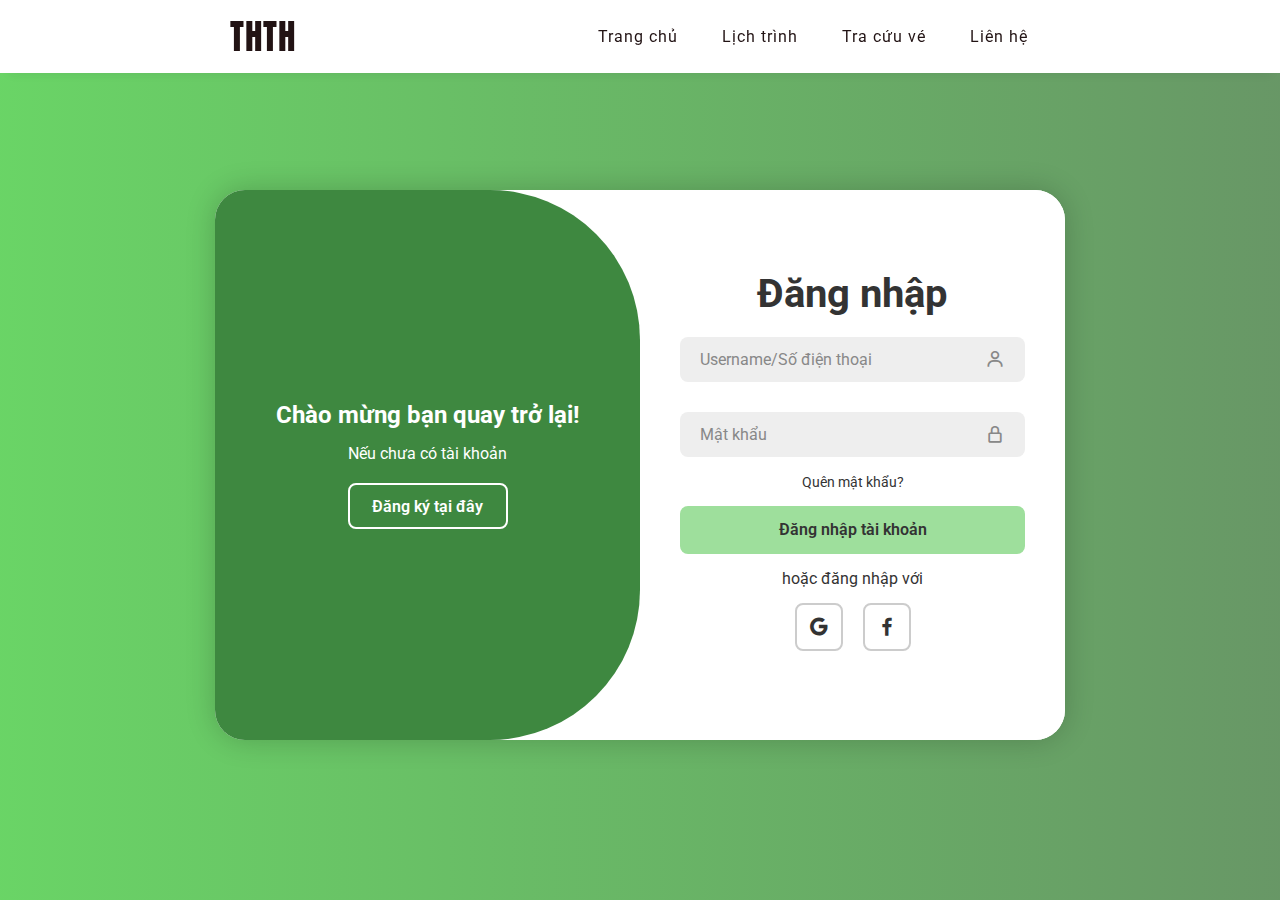
<file: login.html>
<!DOCTYPE html>
<html lang="en">
<head>
    <meta charset="UTF-8">
    <meta name="viewport" content="width=device-width, initial-scale=1.0">
    <title>Đăng nhập</title>
    <link rel="stylesheet" href="./static/login.css">
    <link rel="stylesheet" href="https://unpkg.com/boxicons@latest/css/boxicons.min.css">
</head>
<body>
    <header>
        <a href="#" class="logo">THTH</a>
        <ul class="navbar">
            <li><a href="#">Trang chủ</a></li>
            <li><a href="#">Lịch trình</a></li>
            <li><a href="#">Tra cứu vé</a></li>
            <li><a href="#">Liên hệ</a></li>
        </ul>
    </header>

    <div class="container">
        <div class="form-box login">
            <form action="">
                <h1>Đăng nhập</h1>
                <!--Nhập số điện thoại-->
                <div class="input-box">
                    <input type="text" placeholder="Username/Số điện thoại" required>
                    <i class='bx bx-user' ></i>
                </div>

                <!--Mật khẩu-->
                <div class="input-box">
                    <input type="password" placeholder="Mật khẩu" required>
                    <i class='bx bx-lock-alt' ></i>
                </div>
                <div class="forgot-link">
                    <a href="#">Quên mật khẩu?</a>
                </div>
                <button type="submit" class="btn">Đăng nhập tài khoản</button>
                <p>hoặc đăng nhập với</p>
                <div class="social-icons">
                    <a href="#"><i class='bx bxl-google' ></i></a>
                    <a href="#"><i class='bx bxl-facebook' ></i></a>
                </div>
            </form>
        </div>

        <div class="form-box register">
            <form action="">
                <h1>Đăng ký tài khoản</h1>
                <!--Nhập họ tên-->
                <div class="input-box">
                    <input type="text" placeholder="Họ và tên" required>
                </div>
                <!--Nhập số điện thoại-->
                <div class="input-box">
                    <input type="text" placeholder="Số điện thoại" required>
                </div>
                <!--Mật khẩu-->
                <div class="input-box">
                    <input type="password" placeholder="Mật khẩu" required>
                </div>
                <!--Mật khẩu-->
                <div class="input-box">
                    <input type="password" placeholder="Nhập lại mật khẩu" required>
                </div>
            
                <!--Nhập ngày sinh-->
                <div class="input-box">
                    <input type="date" placeholder="Ngày sinh" required>
                </div>
                <!--Nhập giới tính-->
                <div class="input-box">
                    <input type="text" placeholder="Giới tính" required>
                </div>
                
                <button type="submit" class="btn">Đăng ký tài khoản</button>
            </form>
        </div>
        <div class="toggle-box">
            <div class="toggle-panel toggle-left">
                <h2>Chào mừng bạn quay trở lại!</h1>
                <p>Nếu chưa có tài khoản</p>
                <button class="btn link-DangKy">Đăng ký tại đây</button>
            </div>
            <div class="toggle-panel toggle-right">
                <h2>Tạo tài khoản nhanh chóng!</h2>
                <p>Nếu đã có tài khoản</p>
                <button class="btn link-DangNhap">Đăng nhập tại đây</button>
            </div>
        </div>
        
    </div>


    <!-- script -->
     <script>
            document.addEventListener("DOMContentLoaded", function () {
            const loginForm = document.querySelector(".form-box.login form");
            const usernameInput = loginForm.querySelector("input[type='text']");
            const loginButton = loginForm.querySelector(".btn");

            loginButton.addEventListener("click", function (event) {
                event.preventDefault(); // Ngăn chặn việc gửi form mặc định

                const username = usernameInput.value.trim();

                if (username === "@admin") {
                    window.location.href = "admin.html";
                } else if (username === "@nvbanve") {
                    window.location.href = "nvbanve.html";
                } else {
                    alert("Tài khoản không hợp lệ!");
                }
            });
        });
     </script>
</body>
</html>
</file>
<file: static/login.css>
@import url('https://fonts.googleapis.com/css2?family=Anton&family=Carattere&family=Roboto:ital,wght@0,100..900;1,100..900&display=swap');

*{
    margin: 0;
    padding: 0;
    box-sizing: border-box;
    font-family: "Roboto", sans-serif;
}

body {
    display: flex;
    justify-content: center;
    align-items: center;
    min-height: 100vh;
    background: linear-gradient(90deg, rgba(6, 184, 0, 0.6), rgba(3, 82, 0, 0.6));

    overflow:auto;
}

header {
    position: fixed;
    top: 0;
    width: 100%;
    z-index: 1000;
    display: flex;
    align-items: center;
    justify-content: space-between;
    padding: 30px 18%;
    background: #fff;
    padding: 10px 18%;
    box-shadow: rgba(33, 35, 38, 0.1) 0px 10px 10px -10px;
}

.logo {
    font-family: "Anton", sans-serif;
    font-weight: 400;
    font-style: normal;
    font-size: 35px;
    letter-spacing: 1px;
    color: #221314;
    text-decoration: none;
}

.navbar {
    display: flex;
    align-items: center;
    list-style: none;
}

.navbar a {
    font-family: "Roboto", sans-serif;
    font-weight: 400;
    font-style: normal;
    letter-spacing: 1px;
    padding: 10px 22px;
    border-radius: 4px;
    color: #221314;
    text-decoration: none;
    
}

.navbar a:hover{
    background: #fff;
    color: #221314;
    box-shadow: 5px 10px 30px rgb(85 85 85 / 20%);
    border-radius: 4px;
}

.container {
    position: relative;
    width: 850px;
    height: 550px;
    background: #fff;
    border-radius: 30px;
    box-shadow: 0 0 30px rgba(0, 0, 0, .2);
    overflow: hidden;
    margin-top: 30px;

}

.form-box {
    position: absolute;
    right: 0;
    width: 50%;
    height: 100%;
    background: #ffffff;
    display: flex;
    align-items: center;
    color: #333;
    text-align: center;
    padding: 40px;
    z-index: 1;
    transition: .6s ease-in-out 1.2s, visibility  0s 1s;

    overflow-y: auto;
    max-height: 100%;
}

.container.active .form-box {
    right: 50%;
}

.form-box.register {
    visibility: hidden;
}

.container.active .form-box.register {
    visibility: visible;
    overflow-y: auto;
    max-height: 90vh;
    min-height: fit-content;
}

form {
    width: 100%;
}

.container h1{
    font-size: 40px;
    color: #333;
    margin: -10px 0;
}

.input-box {
    position: relative;
    margin: 30px 0;
}

.input-box input {
    width: 100%;
    padding: 13px 50px 13px 20px;
    background: #eee;
    border-radius: 8px;
    border: none;
    outline: none;
    font-size: 16px;
    color: #333;
}

.input-box input::placeholder {
    color: #888;
    font-weight: 400;
}

.input-box i {
    position: absolute;
    right: 20px;
    top: 50%;
    transform: translateY(-50%);
    font-size: 20px;
    color: #888;
}

.forgot-link {
    margin: -15px 0 15px;
}

.forgot-link a {
    font-size: 14px;
    color: #333;
    text-decoration: none;
}

.btn {
    width: 100%;
    height: 48px;
    background-color: #9edf9c;
    border-radius: 8px;
    box-shadow: 0 0 10-x rgba(0, 0, 0, .2);
    border: none;
    cursor: pointer;
    font-size: 16px;
    color: #333;
    font-weight: 600;
}

.container p {
    font-size: 16px;
    margin: 15px 0;
}

.social-icons a {
    display: inline-flex;
    padding: 10px;
    border: 2px solid #ccc;
    border-radius: 8px;
    font-size: 24px;
    color: #333;
    text-decoration: none;
    margin: 0 8px;
}

.toggle-box {
    position: absolute;
    width: 100%;
    height: 100%;
    
}
.toggle-box::before {
    content: '';
    position: absolute;
    left: -250%;
    width: 300%;
    height: 100%;
    background: #3e8840;
    border-radius: 150px;
    z-index: 2;
    transition: 1.8s ease-in-out;
}

.container.active .toggle-box::before {
    left: 50%;
}

.toggle-panel {
    position: absolute;
    width: 50%;
    height: 100%;
    /* background: #3e8840; */
    color: #fff;
    display: flex;
    flex-direction: column;
    justify-content: center;
    align-items: center;
    z-index: 2;
    transition: .6s ease-in-out;
}
.toggle-panel.toggle-left {
    left: 0;
    transition-delay: 1.2s;
}

.container.active .toggle-panel.toggle-left {
    left: -50%;
    transition-delay: .6s;
}

.toggle-panel.toggle-right {
    right: -50%;
    transition-delay: .6s;
}

.container.active .toggle-panel.toggle-right {
    right: 0;
    transition: 1.2s;
}

.toggle-panel p {
    margin-bottom: 20px;
}

.toggle-panel .btn {
    width: 160px;
    height: 46px;
    background: transparent;
    border: 2px solid #fff;
    box-shadow: none;
    color: #fff;
}

#contact {
    background: green;
}

.main{
    display: flex;
    justify-content: space-between;

}
</file>
